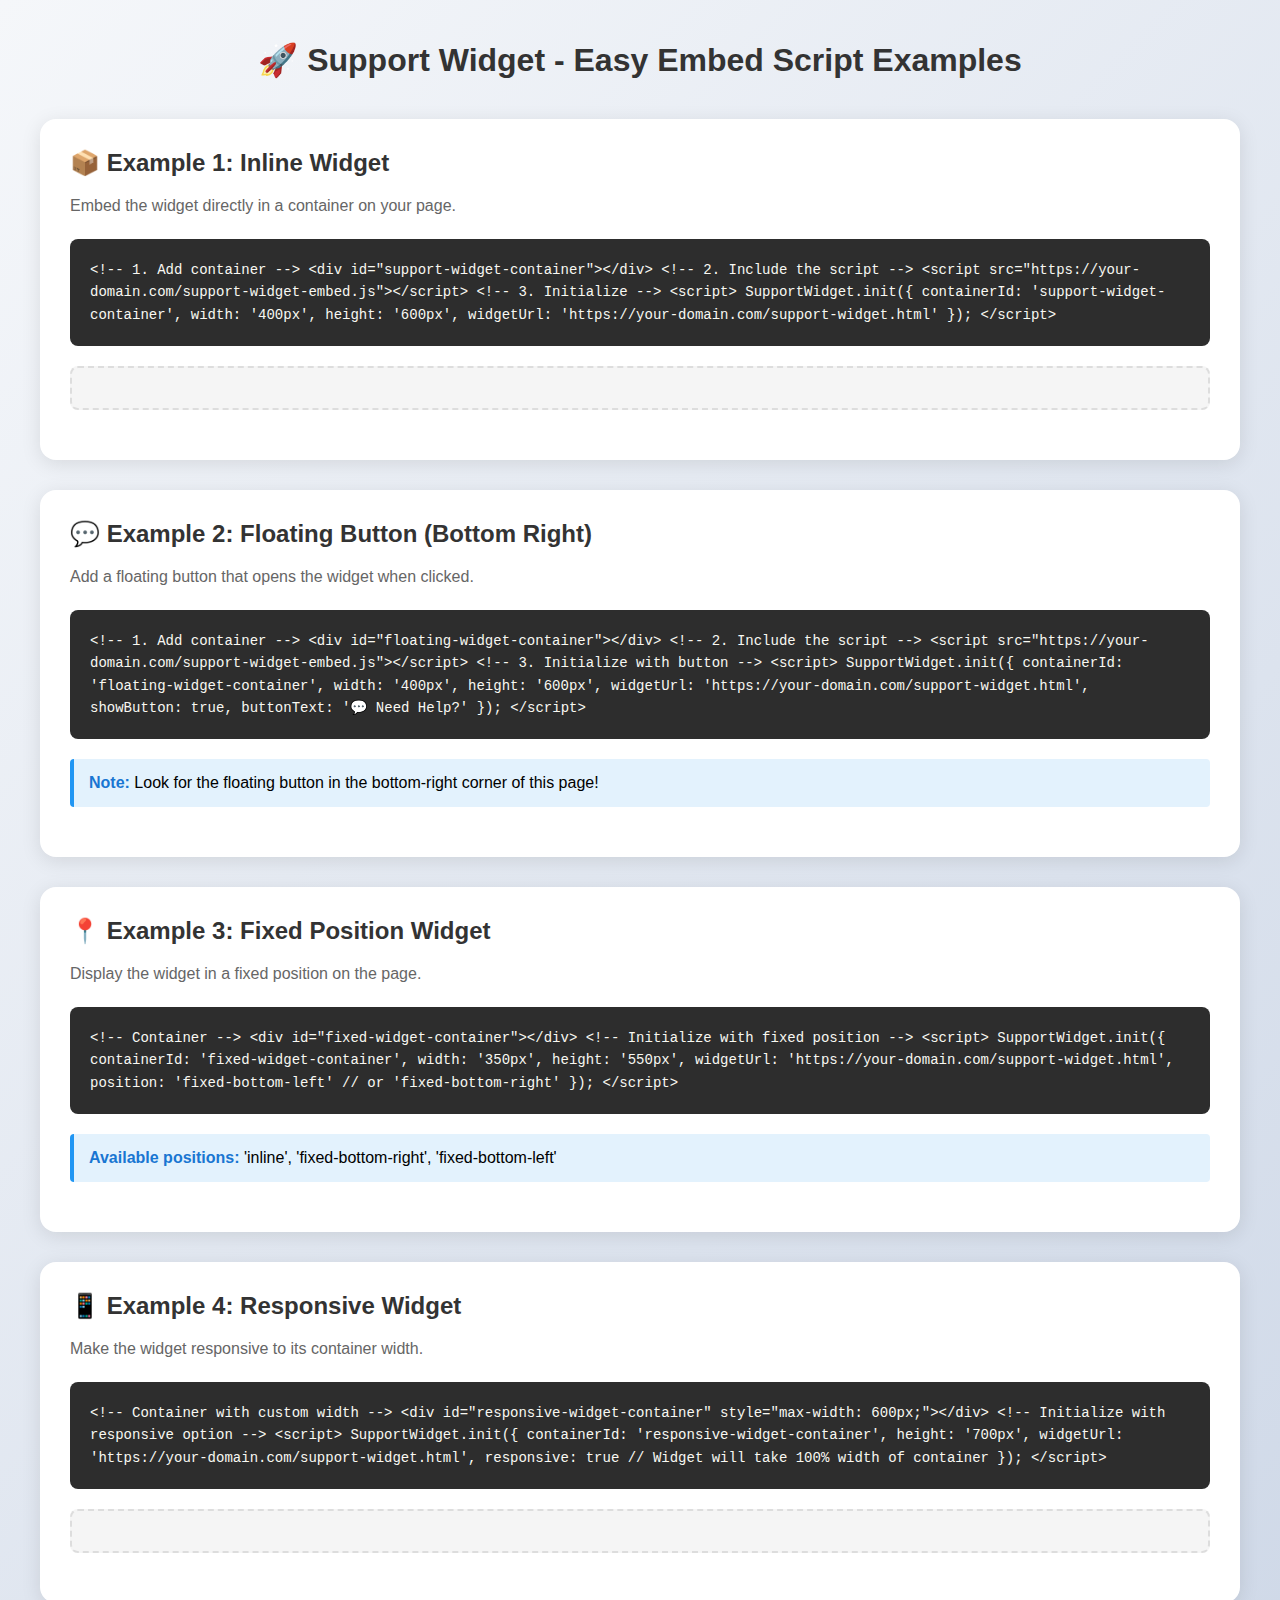
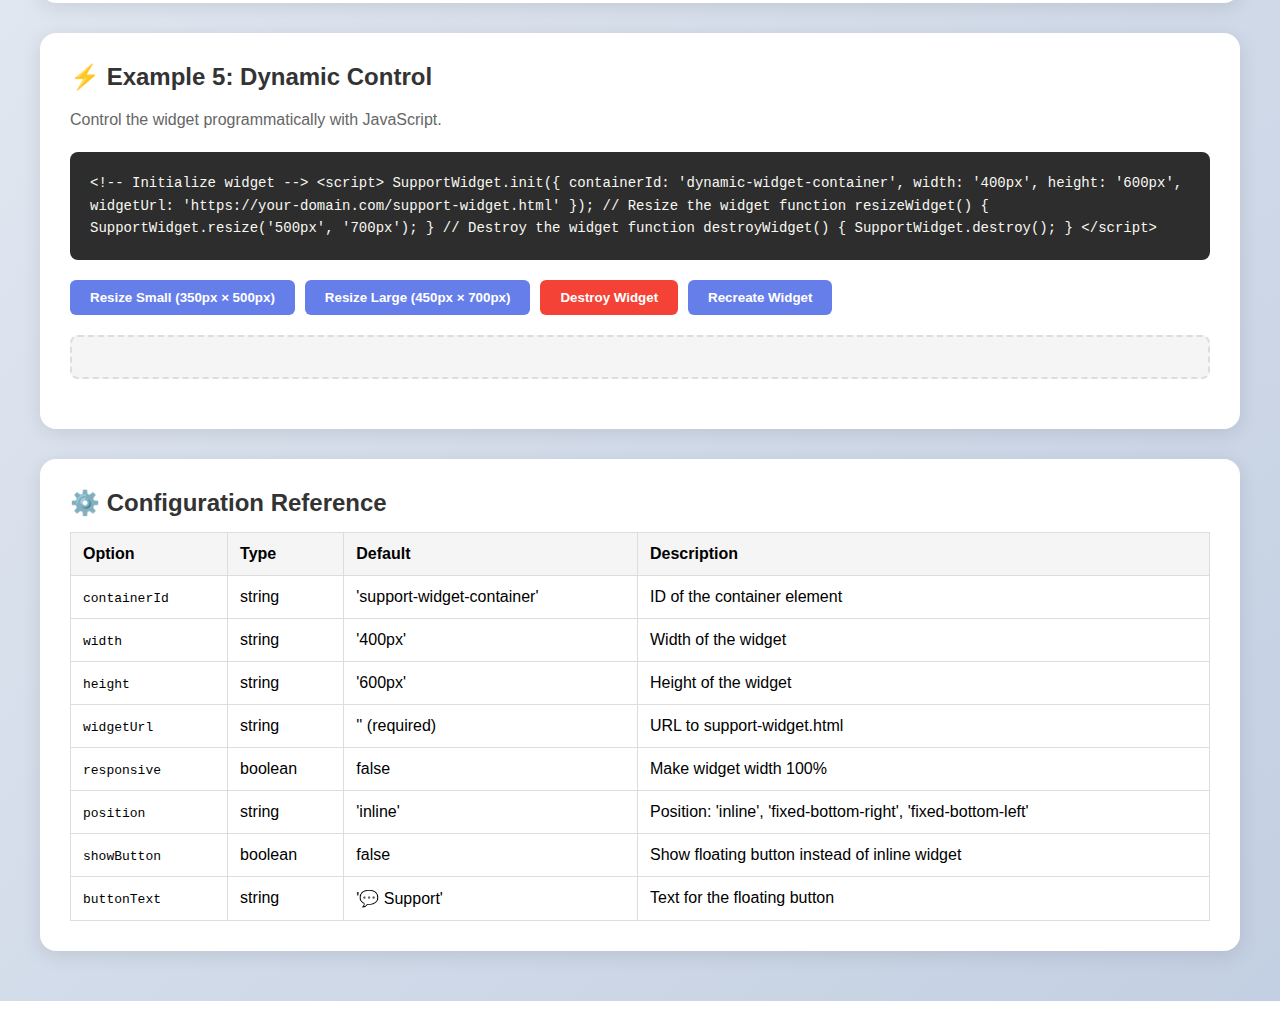
<file: public/embed-script-examples.html>
<!DOCTYPE html>
<html lang="en">

<head>
    <meta charset="UTF-8">
    <meta name="viewport" content="width=device-width, initial-scale=1.0">
    <title>Support Widget - Easy Embed Examples</title>
    <style>
        body {
            font-family: -apple-system, BlinkMacSystemFont, 'Segoe UI', 'Roboto', sans-serif;
            margin: 0;
            padding: 20px;
            background: linear-gradient(135deg, #f5f7fa 0%, #c3cfe2 100%);
            min-height: 100vh;
        }

        .container {
            max-width: 1200px;
            margin: 0 auto;
        }

        h1 {
            color: #333;
            text-align: center;
            margin-bottom: 40px;
        }

        .example-section {
            background: white;
            border-radius: 16px;
            padding: 30px;
            margin-bottom: 30px;
            box-shadow: 0 4px 20px rgba(0, 0, 0, 0.1);
        }

        .example-section h2 {
            margin-top: 0;
            color: #333;
            font-size: 24px;
            margin-bottom: 15px;
        }

        .example-section p {
            color: #666;
            line-height: 1.6;
            margin-bottom: 20px;
        }

        .code-block {
            background: #2d2d2d;
            color: #f8f8f2;
            padding: 20px;
            border-radius: 8px;
            overflow-x: auto;
            font-family: 'Courier New', monospace;
            font-size: 14px;
            line-height: 1.6;
            margin: 20px 0;
        }

        .widget-demo {
            margin: 20px 0;
            padding: 20px;
            background: #f5f5f5;
            border-radius: 8px;
            border: 2px dashed #ddd;
        }

        .note {
            background: #e3f2fd;
            border-left: 4px solid #2196f3;
            padding: 15px;
            margin: 20px 0;
            border-radius: 4px;
        }

        .note strong {
            color: #1976d2;
        }

        .controls {
            display: flex;
            gap: 10px;
            margin: 20px 0;
            flex-wrap: wrap;
        }

        .controls button {
            padding: 10px 20px;
            background: #667eea;
            color: white;
            border: none;
            border-radius: 6px;
            cursor: pointer;
            font-weight: 600;
            transition: background 0.3s;
        }

        .controls button:hover {
            background: #5568d3;
        }

        .controls button.danger {
            background: #f44336;
        }

        .controls button.danger:hover {
            background: #d32f2f;
        }
    </style>
</head>

<body>
    <div class="container">
        <h1>🚀 Support Widget - Easy Embed Script Examples</h1>

        <!-- Example 1: Inline Widget -->
        <div class="example-section">
            <h2>📦 Example 1: Inline Widget</h2>
            <p>Embed the widget directly in a container on your page.</p>

            <div class="code-block">
                <code>&lt;!-- 1. Add container --&gt;
&lt;div id="support-widget-container"&gt;&lt;/div&gt;

&lt;!-- 2. Include the script --&gt;
&lt;script src="https://your-domain.com/support-widget-embed.js"&gt;&lt;/script&gt;

&lt;!-- 3. Initialize --&gt;
&lt;script&gt;
  SupportWidget.init({
    containerId: 'support-widget-container',
    width: '400px',
    height: '600px',
    widgetUrl: 'https://your-domain.com/support-widget.html'
  });
&lt;/script&gt;</code>
            </div>

            <div class="widget-demo">
                <div id="inline-widget-container"></div>
            </div>
        </div>

        <!-- Example 2: Floating Button -->
        <div class="example-section">
            <h2>💬 Example 2: Floating Button (Bottom Right)</h2>
            <p>Add a floating button that opens the widget when clicked.</p>

            <div class="code-block">
                <code>&lt;!-- 1. Add container --&gt;
&lt;div id="floating-widget-container"&gt;&lt;/div&gt;

&lt;!-- 2. Include the script --&gt;
&lt;script src="https://your-domain.com/support-widget-embed.js"&gt;&lt;/script&gt;

&lt;!-- 3. Initialize with button --&gt;
&lt;script&gt;
  SupportWidget.init({
    containerId: 'floating-widget-container',
    width: '400px',
    height: '600px',
    widgetUrl: 'https://your-domain.com/support-widget.html',
    showButton: true,
    buttonText: '💬 Need Help?'
  });
&lt;/script&gt;</code>
            </div>

            <div class="note">
                <strong>Note:</strong> Look for the floating button in the bottom-right corner of this page!
            </div>

            <div id="floating-widget-container"></div>
        </div>

        <!-- Example 3: Fixed Position -->
        <div class="example-section">
            <h2>📍 Example 3: Fixed Position Widget</h2>
            <p>Display the widget in a fixed position on the page.</p>

            <div class="code-block">
                <code>&lt;!-- Container --&gt;
&lt;div id="fixed-widget-container"&gt;&lt;/div&gt;

&lt;!-- Initialize with fixed position --&gt;
&lt;script&gt;
  SupportWidget.init({
    containerId: 'fixed-widget-container',
    width: '350px',
    height: '550px',
    widgetUrl: 'https://your-domain.com/support-widget.html',
    position: 'fixed-bottom-left'  // or 'fixed-bottom-right'
  });
&lt;/script&gt;</code>
            </div>

            <div class="note">
                <strong>Available positions:</strong> 'inline', 'fixed-bottom-right', 'fixed-bottom-left'
            </div>
        </div>

        <!-- Example 4: Responsive Widget -->
        <div class="example-section">
            <h2>📱 Example 4: Responsive Widget</h2>
            <p>Make the widget responsive to its container width.</p>

            <div class="code-block">
                <code>&lt;!-- Container with custom width --&gt;
&lt;div id="responsive-widget-container" style="max-width: 600px;"&gt;&lt;/div&gt;

&lt;!-- Initialize with responsive option --&gt;
&lt;script&gt;
  SupportWidget.init({
    containerId: 'responsive-widget-container',
    height: '700px',
    widgetUrl: 'https://your-domain.com/support-widget.html',
    responsive: true  // Widget will take 100% width of container
  });
&lt;/script&gt;</code>
            </div>

            <div class="widget-demo">
                <div id="responsive-widget-container"></div>
            </div>
        </div>

        <!-- Example 5: Dynamic Control -->
        <div class="example-section">
            <h2>⚡ Example 5: Dynamic Control</h2>
            <p>Control the widget programmatically with JavaScript.</p>

            <div class="code-block">
                <code>&lt;!-- Initialize widget --&gt;
&lt;script&gt;
  SupportWidget.init({
    containerId: 'dynamic-widget-container',
    width: '400px',
    height: '600px',
    widgetUrl: 'https://your-domain.com/support-widget.html'
  });

  // Resize the widget
  function resizeWidget() {
    SupportWidget.resize('500px', '700px');
  }

  // Destroy the widget
  function destroyWidget() {
    SupportWidget.destroy();
  }
&lt;/script&gt;</code>
            </div>

            <div class="controls">
                <button onclick="resizeSmall()">Resize Small (350px × 500px)</button>
                <button onclick="resizeLarge()">Resize Large (450px × 700px)</button>
                <button onclick="destroyDynamic()" class="danger">Destroy Widget</button>
                <button onclick="recreateDynamic()">Recreate Widget</button>
            </div>

            <div class="widget-demo">
                <div id="dynamic-widget-container"></div>
            </div>
        </div>

        <!-- Configuration Reference -->
        <div class="example-section">
            <h2>⚙️ Configuration Reference</h2>

            <table style="width: 100%; border-collapse: collapse;">
                <thead>
                    <tr style="background: #f5f5f5;">
                        <th style="padding: 12px; text-align: left; border: 1px solid #ddd;">Option</th>
                        <th style="padding: 12px; text-align: left; border: 1px solid #ddd;">Type</th>
                        <th style="padding: 12px; text-align: left; border: 1px solid #ddd;">Default</th>
                        <th style="padding: 12px; text-align: left; border: 1px solid #ddd;">Description</th>
                    </tr>
                </thead>
                <tbody>
                    <tr>
                        <td style="padding: 12px; border: 1px solid #ddd;"><code>containerId</code></td>
                        <td style="padding: 12px; border: 1px solid #ddd;">string</td>
                        <td style="padding: 12px; border: 1px solid #ddd;">'support-widget-container'</td>
                        <td style="padding: 12px; border: 1px solid #ddd;">ID of the container element</td>
                    </tr>
                    <tr>
                        <td style="padding: 12px; border: 1px solid #ddd;"><code>width</code></td>
                        <td style="padding: 12px; border: 1px solid #ddd;">string</td>
                        <td style="padding: 12px; border: 1px solid #ddd;">'400px'</td>
                        <td style="padding: 12px; border: 1px solid #ddd;">Width of the widget</td>
                    </tr>
                    <tr>
                        <td style="padding: 12px; border: 1px solid #ddd;"><code>height</code></td>
                        <td style="padding: 12px; border: 1px solid #ddd;">string</td>
                        <td style="padding: 12px; border: 1px solid #ddd;">'600px'</td>
                        <td style="padding: 12px; border: 1px solid #ddd;">Height of the widget</td>
                    </tr>
                    <tr>
                        <td style="padding: 12px; border: 1px solid #ddd;"><code>widgetUrl</code></td>
                        <td style="padding: 12px; border: 1px solid #ddd;">string</td>
                        <td style="padding: 12px; border: 1px solid #ddd;">'' (required)</td>
                        <td style="padding: 12px; border: 1px solid #ddd;">URL to support-widget.html</td>
                    </tr>
                    <tr>
                        <td style="padding: 12px; border: 1px solid #ddd;"><code>responsive</code></td>
                        <td style="padding: 12px; border: 1px solid #ddd;">boolean</td>
                        <td style="padding: 12px; border: 1px solid #ddd;">false</td>
                        <td style="padding: 12px; border: 1px solid #ddd;">Make widget width 100%</td>
                    </tr>
                    <tr>
                        <td style="padding: 12px; border: 1px solid #ddd;"><code>position</code></td>
                        <td style="padding: 12px; border: 1px solid #ddd;">string</td>
                        <td style="padding: 12px; border: 1px solid #ddd;">'inline'</td>
                        <td style="padding: 12px; border: 1px solid #ddd;">Position: 'inline', 'fixed-bottom-right',
                            'fixed-bottom-left'</td>
                    </tr>
                    <tr>
                        <td style="padding: 12px; border: 1px solid #ddd;"><code>showButton</code></td>
                        <td style="padding: 12px; border: 1px solid #ddd;">boolean</td>
                        <td style="padding: 12px; border: 1px solid #ddd;">false</td>
                        <td style="padding: 12px; border: 1px solid #ddd;">Show floating button instead of inline widget
                        </td>
                    </tr>
                    <tr>
                        <td style="padding: 12px; border: 1px solid #ddd;"><code>buttonText</code></td>
                        <td style="padding: 12px; border: 1px solid #ddd;">string</td>
                        <td style="padding: 12px; border: 1px solid #ddd;">'💬 Support'</td>
                        <td style="padding: 12px; border: 1px solid #ddd;">Text for the floating button</td>
                    </tr>
                </tbody>
            </table>
        </div>
    </div>

    <!-- Include the embed script -->
    <script src="support-widget-embed.js"></script>

    <script>
        // Example 1: Inline Widget
        SupportWidget.init({
            containerId: 'inline-widget-container',
            width: '400px',
            height: '600px',
            widgetUrl: 'support-widget.html'
        });

        // Example 2: Floating Button
        const floatingWidget = Object.create(SupportWidget);
        floatingWidget.init({
            containerId: 'floating-widget-container',
            width: '400px',
            height: '600px',
            widgetUrl: 'support-widget.html',
            showButton: true,
            buttonText: '💬 Need Help?'
        });

        // Example 4: Responsive Widget
        const responsiveWidget = Object.create(SupportWidget);
        responsiveWidget.init({
            containerId: 'responsive-widget-container',
            height: '700px',
            widgetUrl: 'support-widget.html',
            responsive: true
        });

        // Example 5: Dynamic Control
        const dynamicWidget = Object.create(SupportWidget);
        dynamicWidget.init({
            containerId: 'dynamic-widget-container',
            width: '400px',
            height: '600px',
            widgetUrl: 'support-widget.html'
        });

        function resizeSmall() {
            dynamicWidget.resize('350px', '500px');
        }

        function resizeLarge() {
            dynamicWidget.resize('450px', '700px');
        }

        function destroyDynamic() {
            dynamicWidget.destroy();
        }

        function recreateDynamic() {
            dynamicWidget.init({
                containerId: 'dynamic-widget-container',
                width: '400px',
                height: '600px',
                widgetUrl: 'support-widget.html'
            });
        }
    </script>
</body>

</html>
</file>
